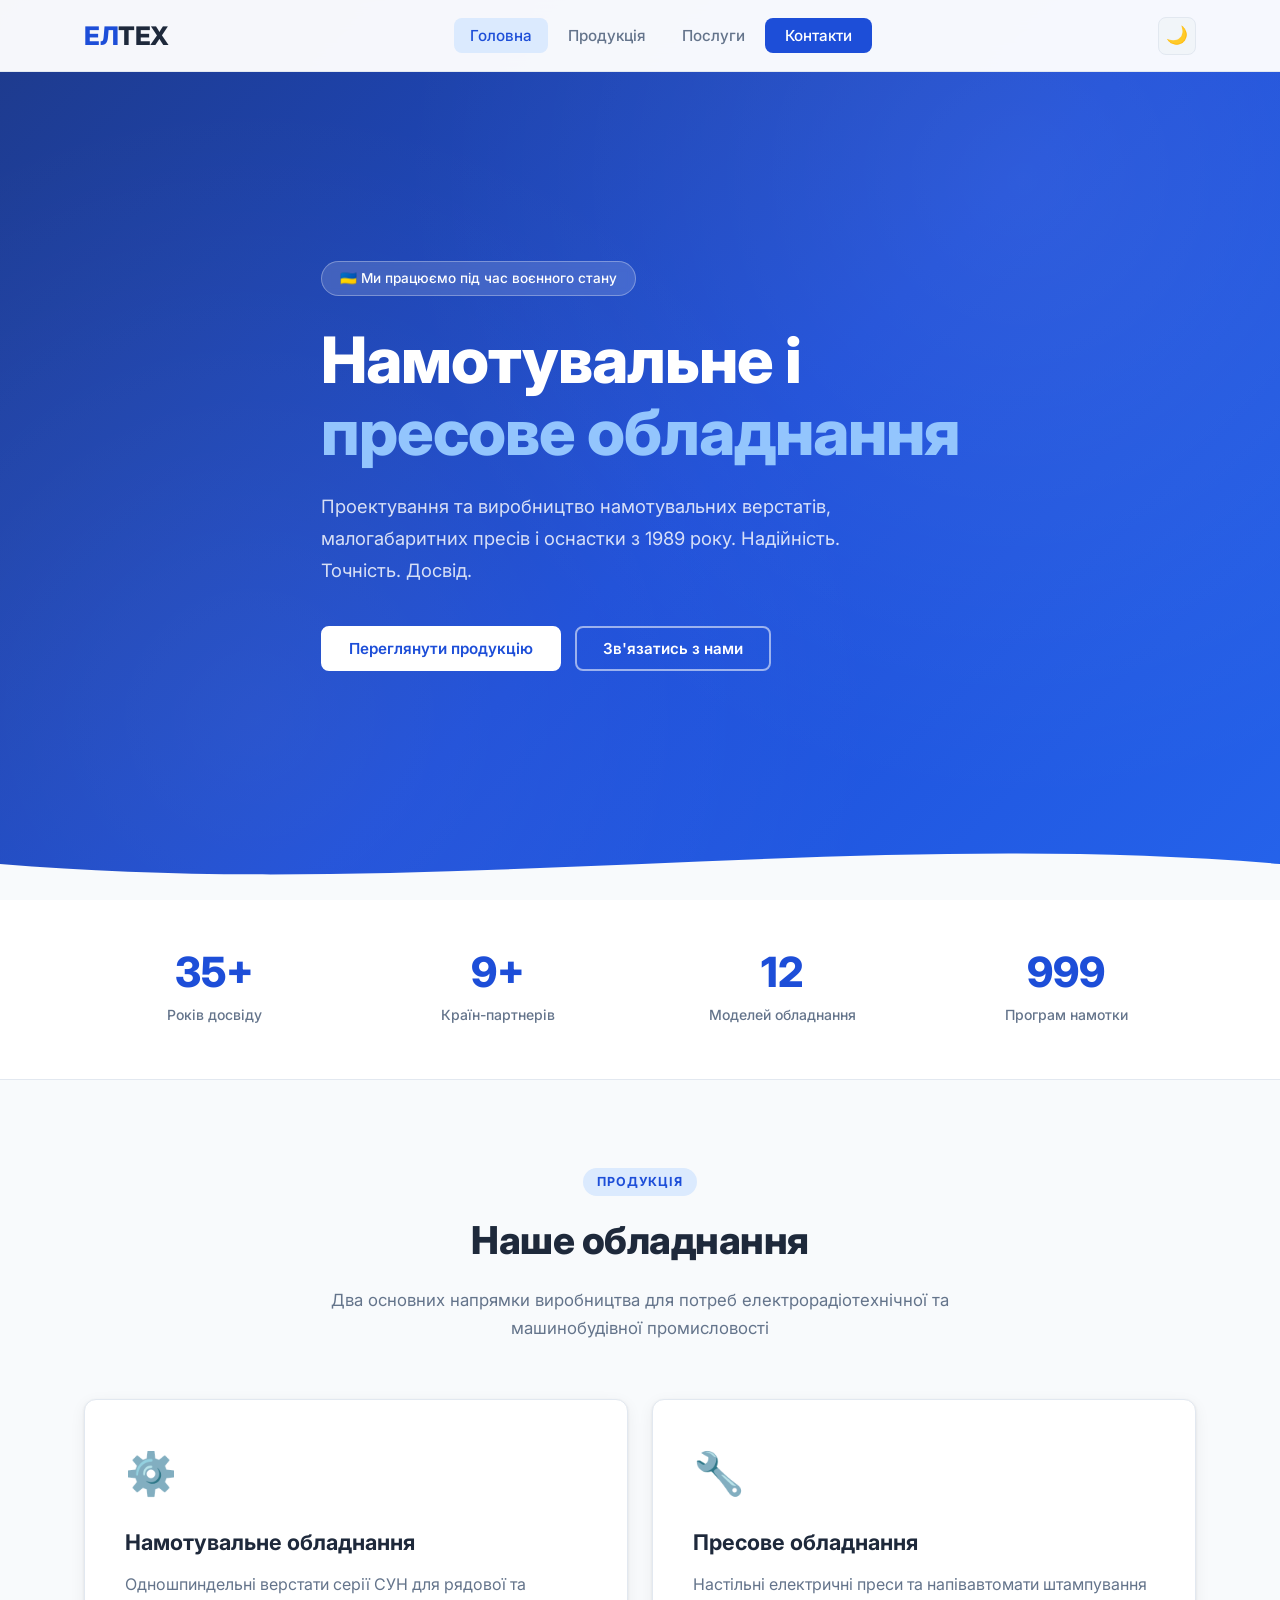
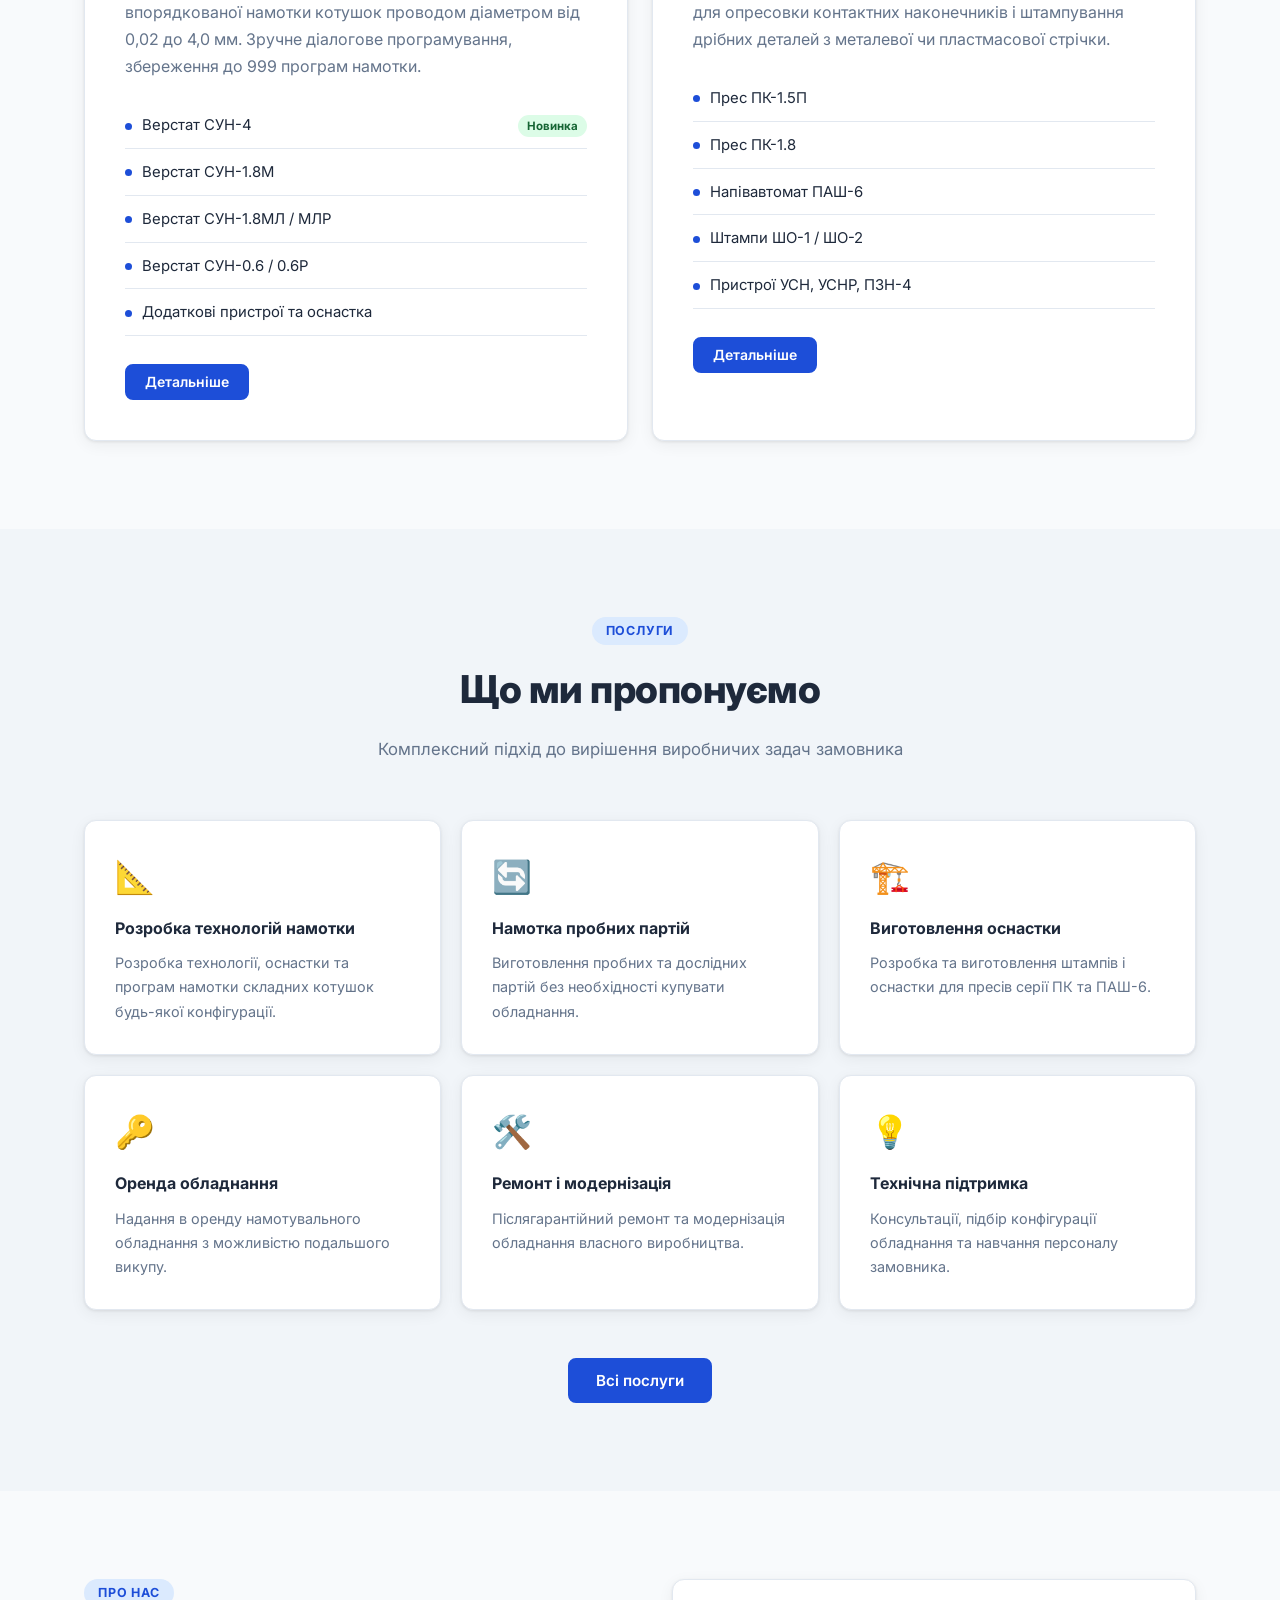
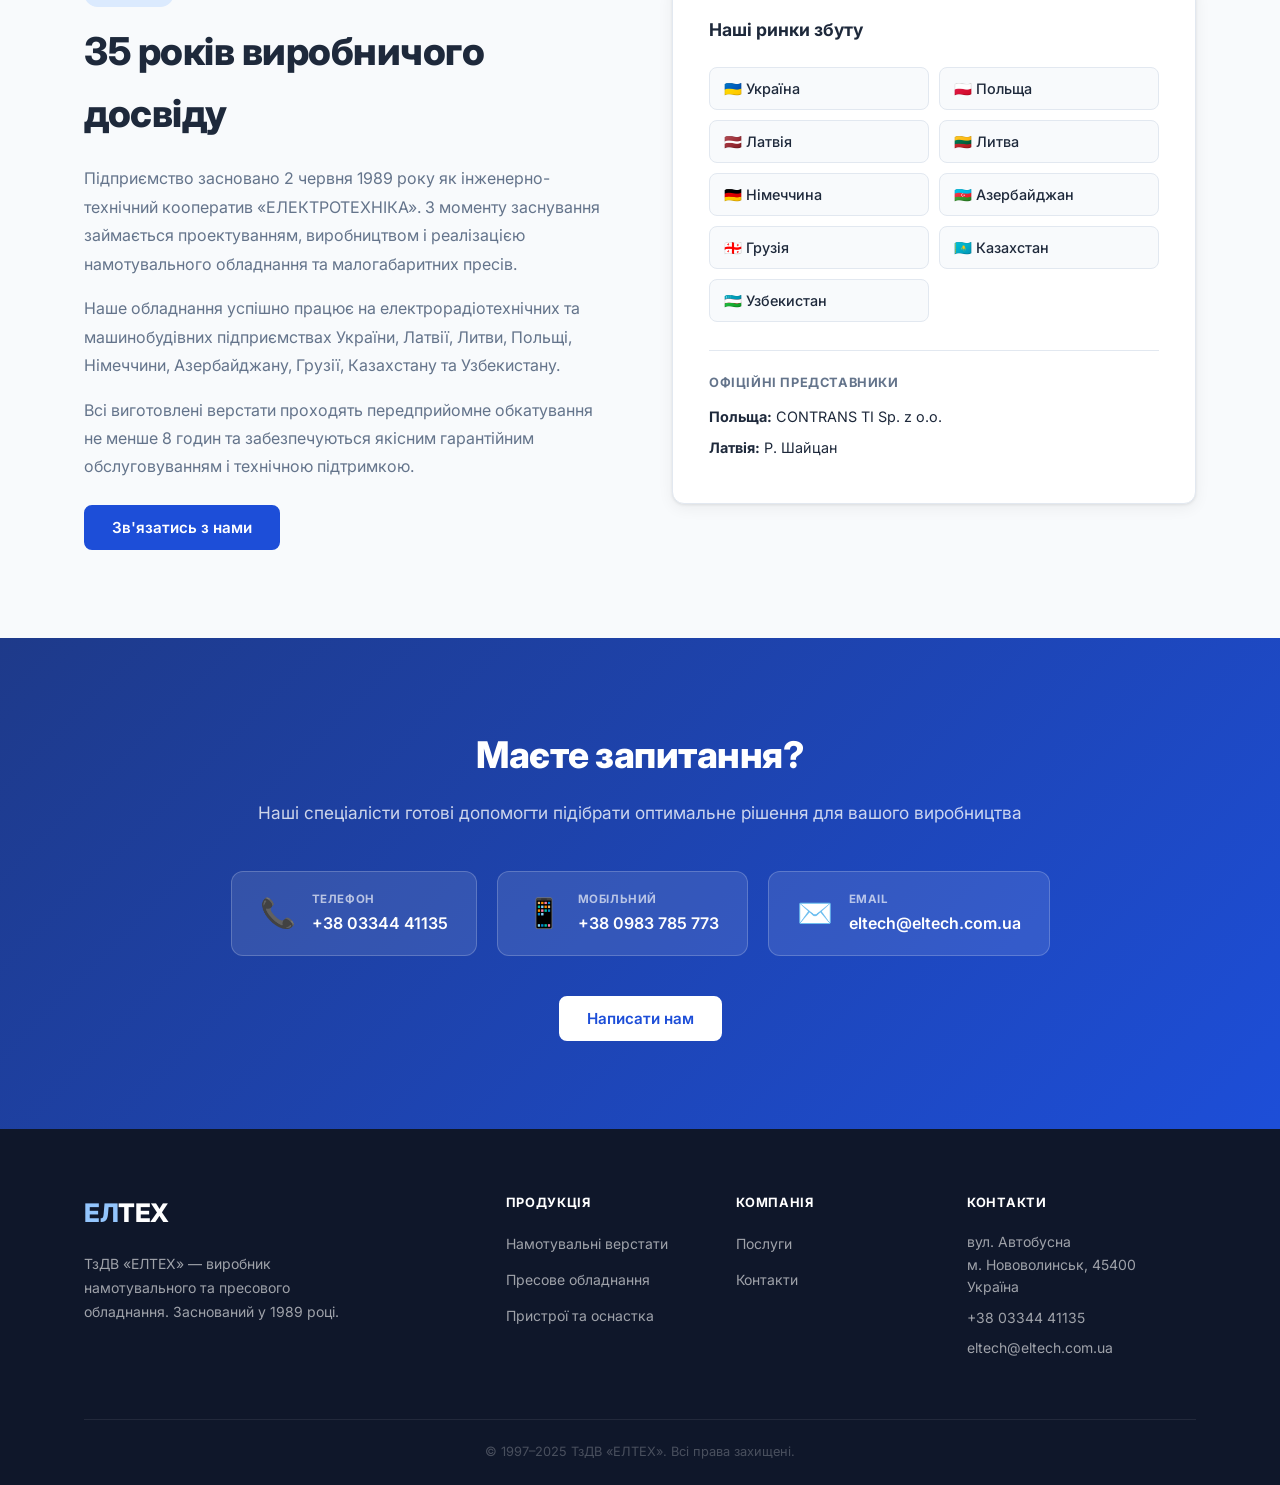
<file: index.html>
<!DOCTYPE html>
<html lang="uk">
<head>
  <meta charset="UTF-8" />
  <meta name="viewport" content="width=device-width, initial-scale=1.0" />
  <title>ЕЛТЕХ — Намотувальне і пресове обладнання</title>
  <meta name="description" content="ТзДВ «ЕЛТЕХ» — виробник намотувальних верстатів та пресового обладнання. Понад 35 років досвіду. Нововолинськ, Україна." />
  <link rel="preconnect" href="https://fonts.googleapis.com" />
  <link rel="preconnect" href="https://fonts.gstatic.com" crossorigin />
  <link href="https://fonts.googleapis.com/css2?family=Inter:wght@400;500;600;700;800&display=swap" rel="stylesheet" />
  <link rel="stylesheet" href="css/style.css" />
  <script>try{var t=localStorage.getItem('eltech-theme');if(t)document.documentElement.setAttribute('data-theme',t)}catch(e){}</script>
</head>
<body>

  <!-- ── Navigation ─────────────────────────────────────────── -->
  <header class="header" id="header">
    <nav class="nav container">
      <a href="index.html" class="nav__logo">
        <span class="logo-el">ЕЛ</span><span class="logo-tech">ТЕХ</span>
      </a>
      <ul class="nav__menu" id="nav-menu">
        <li><a href="index.html" class="nav__link active">Головна</a></li>
        <li><a href="products.html" class="nav__link">Продукція</a></li>
        <li><a href="services.html" class="nav__link">Послуги</a></li>
        <li><a href="contact.html" class="nav__link nav__link--cta">Контакти</a></li>
      </ul>
      <div class="nav__actions">
        <button class="theme-toggle" id="theme-toggle" aria-label="Перемкнути тему">
          <span class="theme-toggle__icon">🌙</span>
        </button>
        <button class="nav__toggle" id="nav-toggle" aria-label="Відкрити меню" aria-expanded="false">
          <span></span><span></span><span></span>
        </button>
      </div>
    </nav>
  </header>

  <main>

    <!-- ── Hero ───────────────────────────────────────────────── -->
    <section class="hero">
      <div class="hero__bg"></div>
      <div class="container hero__content">
        <div class="hero__badge">🇺🇦 Ми працюємо під час воєнного стану</div>
        <h1 class="hero__title">
          Намотувальне і<br/>
          <span class="text-accent">пресове обладнання</span>
        </h1>
        <p class="hero__subtitle">
          Проектування та виробництво намотувальних верстатів, малогабаритних пресів і оснастки
          з 1989 року. Надійність. Точність. Досвід.
        </p>
        <div class="hero__actions">
          <a href="products.html" class="btn btn--white">Переглянути продукцію</a>
          <a href="contact.html" class="btn btn--outline">Зв'язатись з нами</a>
        </div>
      </div>
      <div class="hero__wave">
        <svg viewBox="0 0 1440 72" preserveAspectRatio="none" xmlns="http://www.w3.org/2000/svg">
          <path d="M0,36 C480,72 960,0 1440,36 L1440,72 L0,72 Z" fill="#f8fafc"/>
        </svg>
      </div>
    </section>

    <!-- ── Stats ──────────────────────────────────────────────── -->
    <section class="stats">
      <div class="container">
        <div class="stats__grid">
          <div class="stats__item">
            <span class="stats__number">35+</span>
            <span class="stats__label">Років досвіду</span>
          </div>
          <div class="stats__item">
            <span class="stats__number">9+</span>
            <span class="stats__label">Країн-партнерів</span>
          </div>
          <div class="stats__item">
            <span class="stats__number">12</span>
            <span class="stats__label">Моделей обладнання</span>
          </div>
          <div class="stats__item">
            <span class="stats__number">999</span>
            <span class="stats__label">Програм намотки</span>
          </div>
        </div>
      </div>
    </section>

    <!-- ── Products Overview ──────────────────────────────────── -->
    <section class="section" id="products">
      <div class="container">
        <div class="section__header">
          <span class="section__tag">Продукція</span>
          <h2 class="section__title">Наше обладнання</h2>
          <p class="section__subtitle">
            Два основних напрямки виробництва для потреб електрорадіотехнічної
            та машинобудівної промисловості
          </p>
        </div>
        <div class="products__grid">
          <div class="product-cat">
            <div class="product-cat__icon">⚙️</div>
            <h3 class="product-cat__title">Намотувальне обладнання</h3>
            <p class="product-cat__desc">
              Одношпиндельні верстати серії СУН для рядової та впорядкованої намотки котушок
              проводом діаметром від 0,02 до 4,0 мм. Зручне діалогове програмування,
              збереження до 999 програм намотки.
            </p>
            <ul class="product-cat__list">
              <li>Верстат СУН-4 <span class="badge badge--new">Новинка</span></li>
              <li>Верстат СУН-1.8М</li>
              <li>Верстат СУН-1.8МЛ / МЛР</li>
              <li>Верстат СУН-0.6 / 0.6Р</li>
              <li>Додаткові пристрої та оснастка</li>
            </ul>
            <a href="products.html#winding" class="btn btn--primary btn--sm">Детальніше</a>
          </div>

          <div class="product-cat">
            <div class="product-cat__icon">🔧</div>
            <h3 class="product-cat__title">Пресове обладнання</h3>
            <p class="product-cat__desc">
              Настільні електричні преси та напівавтомати штампування для опресовки
              контактних наконечників і штампування дрібних деталей з металевої
              чи пластмасової стрічки.
            </p>
            <ul class="product-cat__list">
              <li>Прес ПК-1.5П</li>
              <li>Прес ПК-1.8</li>
              <li>Напівавтомат ПАШ-6</li>
              <li>Штампи ШО-1 / ШО-2</li>
              <li>Пристрої УСН, УСНР, ПЗН-4</li>
            </ul>
            <a href="products.html#press" class="btn btn--primary btn--sm">Детальніше</a>
          </div>
        </div>
      </div>
    </section>

    <!-- ── Services ───────────────────────────────────────────── -->
    <section class="section section--alt" id="services">
      <div class="container">
        <div class="section__header">
          <span class="section__tag">Послуги</span>
          <h2 class="section__title">Що ми пропонуємо</h2>
          <p class="section__subtitle">
            Комплексний підхід до вирішення виробничих задач замовника
          </p>
        </div>
        <div class="services__grid">
          <div class="service-card">
            <div class="service-card__icon">📐</div>
            <h3>Розробка технологій намотки</h3>
            <p>Розробка технології, оснастки та програм намотки складних котушок будь-якої конфігурації.</p>
          </div>
          <div class="service-card">
            <div class="service-card__icon">🔄</div>
            <h3>Намотка пробних партій</h3>
            <p>Виготовлення пробних та дослідних партій без необхідності купувати обладнання.</p>
          </div>
          <div class="service-card">
            <div class="service-card__icon">🏗️</div>
            <h3>Виготовлення оснастки</h3>
            <p>Розробка та виготовлення штампів і оснастки для пресів серії ПК та ПАШ-6.</p>
          </div>
          <div class="service-card">
            <div class="service-card__icon">🔑</div>
            <h3>Оренда обладнання</h3>
            <p>Надання в оренду намотувального обладнання з можливістю подальшого викупу.</p>
          </div>
          <div class="service-card">
            <div class="service-card__icon">🛠️</div>
            <h3>Ремонт і модернізація</h3>
            <p>Післягарантійний ремонт та модернізація обладнання власного виробництва.</p>
          </div>
          <div class="service-card">
            <div class="service-card__icon">💡</div>
            <h3>Технічна підтримка</h3>
            <p>Консультації, підбір конфігурації обладнання та навчання персоналу замовника.</p>
          </div>
        </div>
        <div class="section__cta">
          <a href="services.html" class="btn btn--primary">Всі послуги</a>
        </div>
      </div>
    </section>

    <!-- ── About ──────────────────────────────────────────────── -->
    <section class="section" id="about">
      <div class="container">
        <div class="about__layout">
          <div class="about__content">
            <span class="section__tag">Про нас</span>
            <h2 class="section__title">35 років виробничого досвіду</h2>
            <p>
              Підприємство засновано 2 червня 1989 року як інженерно-технічний
              кооператив «ЕЛЕКТРОТЕХНІКА». З моменту заснування займається проектуванням,
              виробництвом і реалізацією намотувального обладнання та малогабаритних пресів.
            </p>
            <p>
              Наше обладнання успішно працює на електрорадіотехнічних та машинобудівних
              підприємствах України, Латвії, Литви, Польщі, Німеччини, Азербайджану,
              Грузії, Казахстану та Узбекистану.
            </p>
            <p>
              Всі виготовлені верстати проходять передприйомне обкатування не менше 8 годин
              та забезпечуються якісним гарантійним обслуговуванням і технічною підтримкою.
            </p>
            <a href="contact.html" class="btn btn--primary">Зв'язатись з нами</a>
          </div>
          <div class="about__markets">
            <h3>Наші ринки збуту</h3>
            <div class="markets__list">
              <div class="market-item">🇺🇦 Україна</div>
              <div class="market-item">🇵🇱 Польща</div>
              <div class="market-item">🇱🇻 Латвія</div>
              <div class="market-item">🇱🇹 Литва</div>
              <div class="market-item">🇩🇪 Німеччина</div>
              <div class="market-item">🇦🇿 Азербайджан</div>
              <div class="market-item">🇬🇪 Грузія</div>
              <div class="market-item">🇰🇿 Казахстан</div>
              <div class="market-item">🇺🇿 Узбекистан</div>
            </div>
            <div class="about__reps">
              <h4>Офіційні представники</h4>
              <p><strong>Польща:</strong> CONTRANS TI Sp. z o.o.</p>
              <p><strong>Латвія:</strong> P. Шайцан</p>
            </div>
          </div>
        </div>
      </div>
    </section>

    <!-- ── CTA ────────────────────────────────────────────────── -->
    <section class="cta-section">
      <div class="container">
        <div class="cta-section__content">
          <h2>Маєте запитання?</h2>
          <p>Наші спеціалісти готові допомогти підібрати оптимальне рішення для вашого виробництва</p>
          <div class="cta-section__contacts">
            <a href="tel:+380334441135" class="cta-contact">
              <span class="cta-contact__icon">📞</span>
              <div>
                <span class="cta-contact__label">Телефон</span>
                <span class="cta-contact__value">+38 03344 41135</span>
              </div>
            </a>
            <a href="tel:+380983785773" class="cta-contact">
              <span class="cta-contact__icon">📱</span>
              <div>
                <span class="cta-contact__label">Мобільний</span>
                <span class="cta-contact__value">+38 0983 785 773</span>
              </div>
            </a>
            <a href="mailto:eltech@eltech.com.ua" class="cta-contact">
              <span class="cta-contact__icon">✉️</span>
              <div>
                <span class="cta-contact__label">Email</span>
                <span class="cta-contact__value">eltech@eltech.com.ua</span>
              </div>
            </a>
          </div>
          <a href="contact.html" class="btn btn--white">Написати нам</a>
        </div>
      </div>
    </section>

  </main>

  <!-- ── Footer ─────────────────────────────────────────────── -->
  <footer class="footer">
    <div class="container">
      <div class="footer__grid">
        <div class="footer__brand">
          <a href="index.html" class="nav__logo">
            <span class="logo-el">ЕЛ</span><span class="logo-tech">ТЕХ</span>
          </a>
          <p>ТзДВ «ЕЛТЕХ» — виробник намотувального та пресового обладнання. Заснований у 1989 році.</p>
        </div>
        <div class="footer__col">
          <h4>Продукція</h4>
          <ul>
            <li><a href="products.html#winding">Намотувальні верстати</a></li>
            <li><a href="products.html#press">Пресове обладнання</a></li>
            <li><a href="products.html#accessories">Пристрої та оснастка</a></li>
          </ul>
        </div>
        <div class="footer__col">
          <h4>Компанія</h4>
          <ul>
            <li><a href="services.html">Послуги</a></li>
            <li><a href="contact.html">Контакти</a></li>
          </ul>
        </div>
        <div class="footer__col">
          <h4>Контакти</h4>
          <p>вул. Автобусна<br/>м. Нововолинськ, 45400<br/>Україна</p>
          <p><a href="tel:+380334441135">+38 03344 41135</a></p>
          <p><a href="mailto:eltech@eltech.com.ua">eltech@eltech.com.ua</a></p>
        </div>
      </div>
      <div class="footer__bottom">
        <p>© 1997–2025 ТзДВ «ЕЛТЕХ». Всі права захищені.</p>
      </div>
    </div>
  </footer>

  <script src="js/main.js"></script>
</body>
</html>
</file>
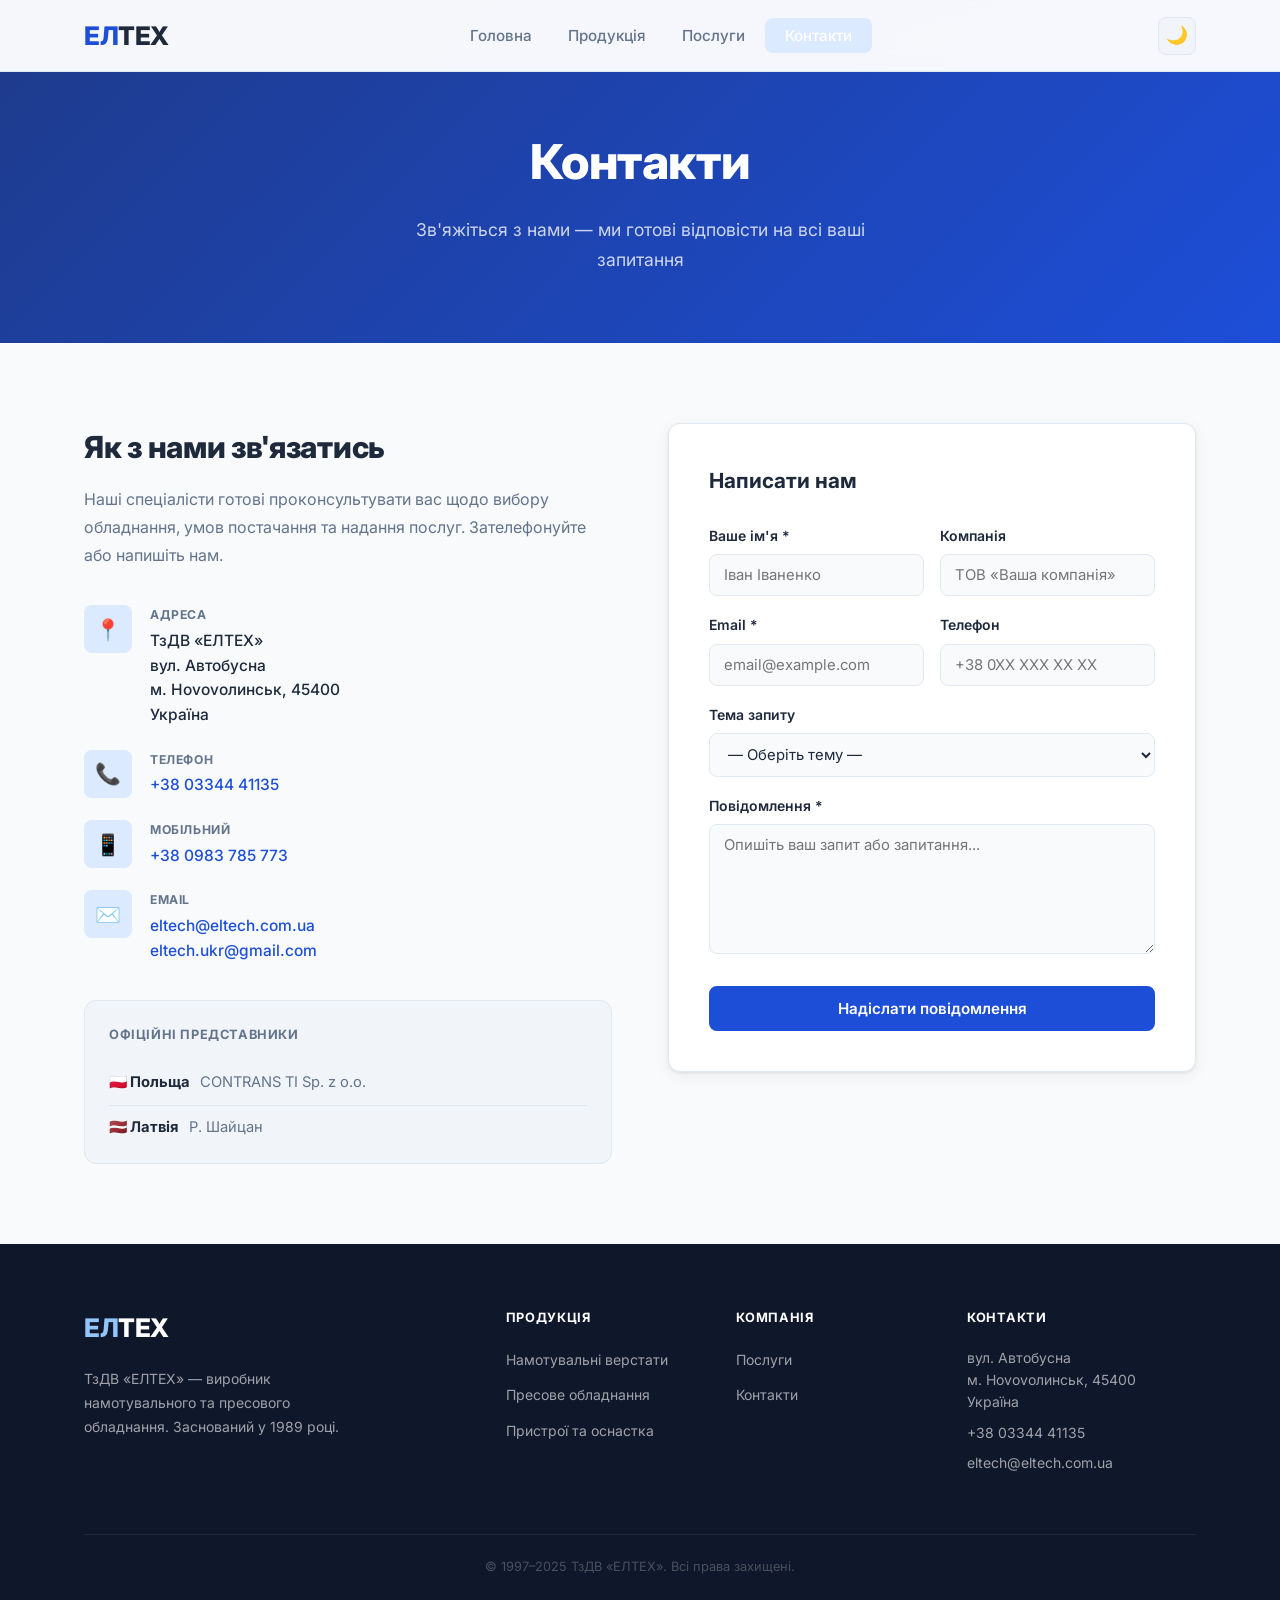
<file: contact.html>
<!DOCTYPE html>
<html lang="uk">
<head>
  <meta charset="UTF-8" />
  <meta name="viewport" content="width=device-width, initial-scale=1.0" />
  <title>Контакти — ЕЛТЕХ</title>
  <meta name="description" content="Контакти ТзДВ ЕЛТЕХ. Адреса: вул. Автобусна, м. Нovovолинськ 45400, Україна. Тел: +38 03344 41135." />
  <link rel="preconnect" href="https://fonts.googleapis.com" />
  <link rel="preconnect" href="https://fonts.gstatic.com" crossorigin />
  <link href="https://fonts.googleapis.com/css2?family=Inter:wght@400;500;600;700;800&display=swap" rel="stylesheet" />
  <link rel="stylesheet" href="css/style.css" />
  <script>try{var t=localStorage.getItem('eltech-theme');if(t)document.documentElement.setAttribute('data-theme',t)}catch(e){}</script>
</head>
<body>

  <header class="header" id="header">
    <nav class="nav container">
      <a href="index.html" class="nav__logo">
        <span class="logo-el">ЕЛ</span><span class="logo-tech">ТЕХ</span>
      </a>
      <ul class="nav__menu" id="nav-menu">
        <li><a href="index.html" class="nav__link">Головна</a></li>
        <li><a href="products.html" class="nav__link">Продукція</a></li>
        <li><a href="services.html" class="nav__link">Послуги</a></li>
        <li><a href="contact.html" class="nav__link active nav__link--cta">Контакти</a></li>
      </ul>
      <div class="nav__actions">
        <button class="theme-toggle" id="theme-toggle" aria-label="Перемкнути тему">
          <span class="theme-toggle__icon">🌙</span>
        </button>
        <button class="nav__toggle" id="nav-toggle" aria-label="Відкрити меню" aria-expanded="false">
          <span></span><span></span><span></span>
        </button>
      </div>
    </nav>
  </header>

  <div class="page-hero">
    <div class="container">
      <h1>Контакти</h1>
      <p>Зв'яжіться з нами — ми готові відповісти на всі ваші запитання</p>
    </div>
  </div>

  <main>
    <section class="contact-page">
      <div class="container">
        <div class="contact-layout">

          <!-- Contact Info -->
          <div class="contact-info">
            <h2>Як з нами зв'язатись</h2>
            <p>
              Наші спеціалісти готові проконсультувати вас щодо вибору обладнання,
              умов постачання та надання послуг. Зателефонуйте або напишіть нам.
            </p>

            <div class="contact-details">
              <div class="contact-detail">
                <div class="contact-detail__icon">📍</div>
                <div>
                  <div class="contact-detail__label">Адреса</div>
                  <div class="contact-detail__value">
                    ТзДВ «ЕЛТЕХ»<br/>
                    вул. Автобусна<br/>
                    м. Нovovолинськ, 45400<br/>
                    Україна
                  </div>
                </div>
              </div>

              <div class="contact-detail">
                <div class="contact-detail__icon">📞</div>
                <div>
                  <div class="contact-detail__label">Телефон</div>
                  <div class="contact-detail__value">
                    <a href="tel:+380334441135">+38 03344 41135</a>
                  </div>
                </div>
              </div>

              <div class="contact-detail">
                <div class="contact-detail__icon">📱</div>
                <div>
                  <div class="contact-detail__label">Мобільний</div>
                  <div class="contact-detail__value">
                    <a href="tel:+380983785773">+38 0983 785 773</a>
                  </div>
                </div>
              </div>

              <div class="contact-detail">
                <div class="contact-detail__icon">✉️</div>
                <div>
                  <div class="contact-detail__label">Email</div>
                  <div class="contact-detail__value">
                    <a href="mailto:eltech@eltech.com.ua">eltech@eltech.com.ua</a><br/>
                    <a href="mailto:eltech.ukr@gmail.com">eltech.ukr@gmail.com</a>
                  </div>
                </div>
              </div>
            </div>

            <!-- Representatives -->
            <div class="contact-reps">
              <h4>Офіційні представники</h4>
              <div class="rep-item">
                <strong>🇵🇱 Польща</strong>
                <span>CONTRANS TI Sp. z o.o.</span>
              </div>
              <div class="rep-item">
                <strong>🇱🇻 Латвія</strong>
                <span>P. Шайцан</span>
              </div>
            </div>
          </div>

          <!-- Contact Form -->
          <div class="contact-form">
            <h3>Написати нам</h3>
            <form id="contact-form" novalidate>
              <div class="form-row">
                <div class="form-group">
                  <label for="name">Ваше ім'я *</label>
                  <input type="text" id="name" name="name" placeholder="Іван Іваненко" required />
                </div>
                <div class="form-group">
                  <label for="company">Компанія</label>
                  <input type="text" id="company" name="company" placeholder="ТОВ «Ваша компанія»" />
                </div>
              </div>
              <div class="form-row">
                <div class="form-group">
                  <label for="email">Email *</label>
                  <input type="email" id="email" name="email" placeholder="email@example.com" required />
                </div>
                <div class="form-group">
                  <label for="phone">Телефон</label>
                  <input type="tel" id="phone" name="phone" placeholder="+38 0XX XXX XX XX" />
                </div>
              </div>
              <div class="form-group">
                <label for="subject">Тема запиту</label>
                <select id="subject" name="subject">
                  <option value="">— Оберіть тему —</option>
                  <option value="products">Запит щодо продукції</option>
                  <option value="services">Послуги</option>
                  <option value="price">Ціни та умови постачання</option>
                  <option value="repair">Ремонт та обслуговування</option>
                  <option value="rent">Оренда обладнання</option>
                  <option value="other">Інше</option>
                </select>
              </div>
              <div class="form-group">
                <label for="message">Повідомлення *</label>
                <textarea id="message" name="message" placeholder="Опишіть ваш запит або запитання..." required></textarea>
              </div>
              <button type="submit" class="btn btn--primary form-submit">
                Надіслати повідомлення
              </button>
              <div class="form-success" id="form-success">
                ✅ Дякуємо! Ваше повідомлення надіслано. Ми відповімо найближчим часом.
              </div>
            </form>
          </div>

        </div>
      </div>
    </section>
  </main>

  <footer class="footer">
    <div class="container">
      <div class="footer__grid">
        <div class="footer__brand">
          <a href="index.html" class="nav__logo">
            <span class="logo-el">ЕЛ</span><span class="logo-tech">ТЕХ</span>
          </a>
          <p>ТзДВ «ЕЛТЕХ» — виробник намотувального та пресового обладнання. Заснований у 1989 році.</p>
        </div>
        <div class="footer__col">
          <h4>Продукція</h4>
          <ul>
            <li><a href="products.html#winding">Намотувальні верстати</a></li>
            <li><a href="products.html#press">Пресове обладнання</a></li>
            <li><a href="products.html#accessories">Пристрої та оснастка</a></li>
          </ul>
        </div>
        <div class="footer__col">
          <h4>Компанія</h4>
          <ul>
            <li><a href="services.html">Послуги</a></li>
            <li><a href="contact.html">Контакти</a></li>
          </ul>
        </div>
        <div class="footer__col">
          <h4>Контакти</h4>
          <p>вул. Автобусна<br/>м. Нovovолинськ, 45400<br/>Україна</p>
          <p><a href="tel:+380334441135">+38 03344 41135</a></p>
          <p><a href="mailto:eltech@eltech.com.ua">eltech@eltech.com.ua</a></p>
        </div>
      </div>
      <div class="footer__bottom">
        <p>© 1997–2025 ТзДВ «ЕЛТЕХ». Всі права захищені.</p>
      </div>
    </div>
  </footer>

  <script src="js/main.js"></script>
</body>
</html>
</file>
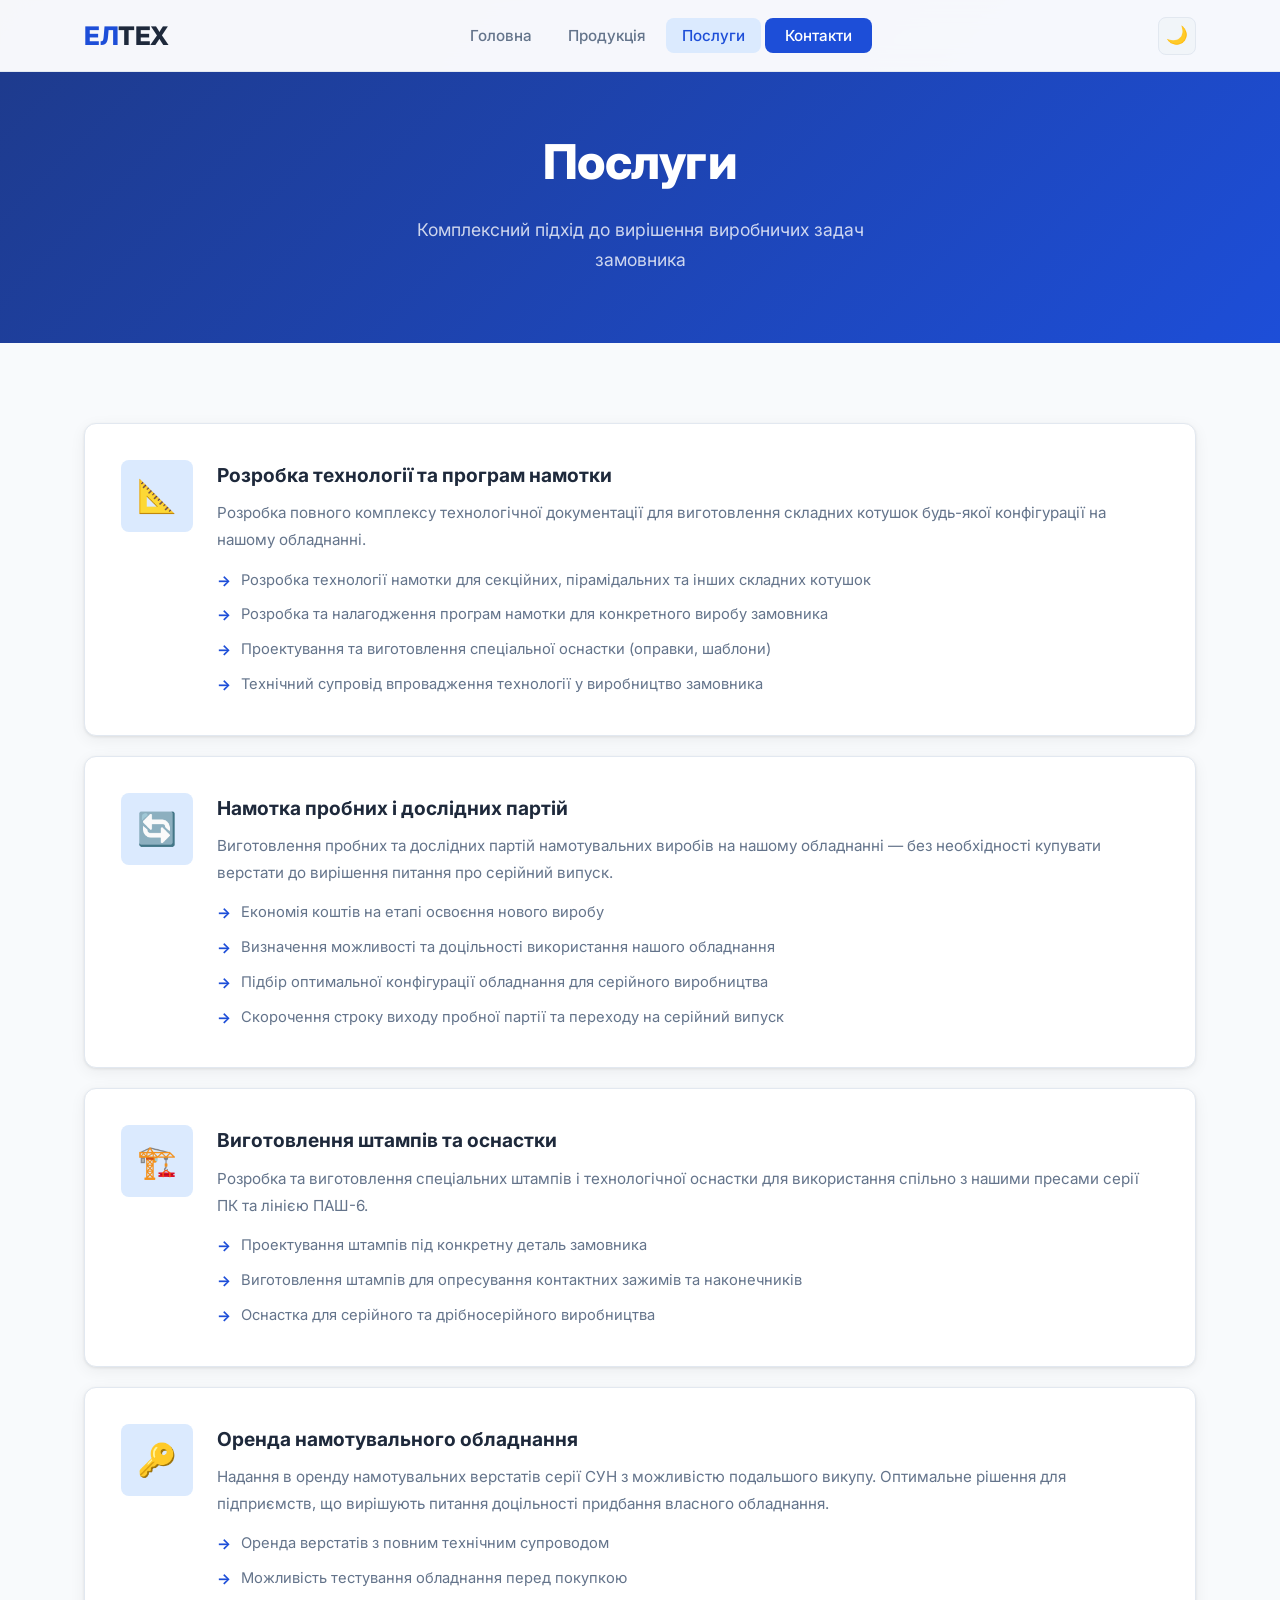
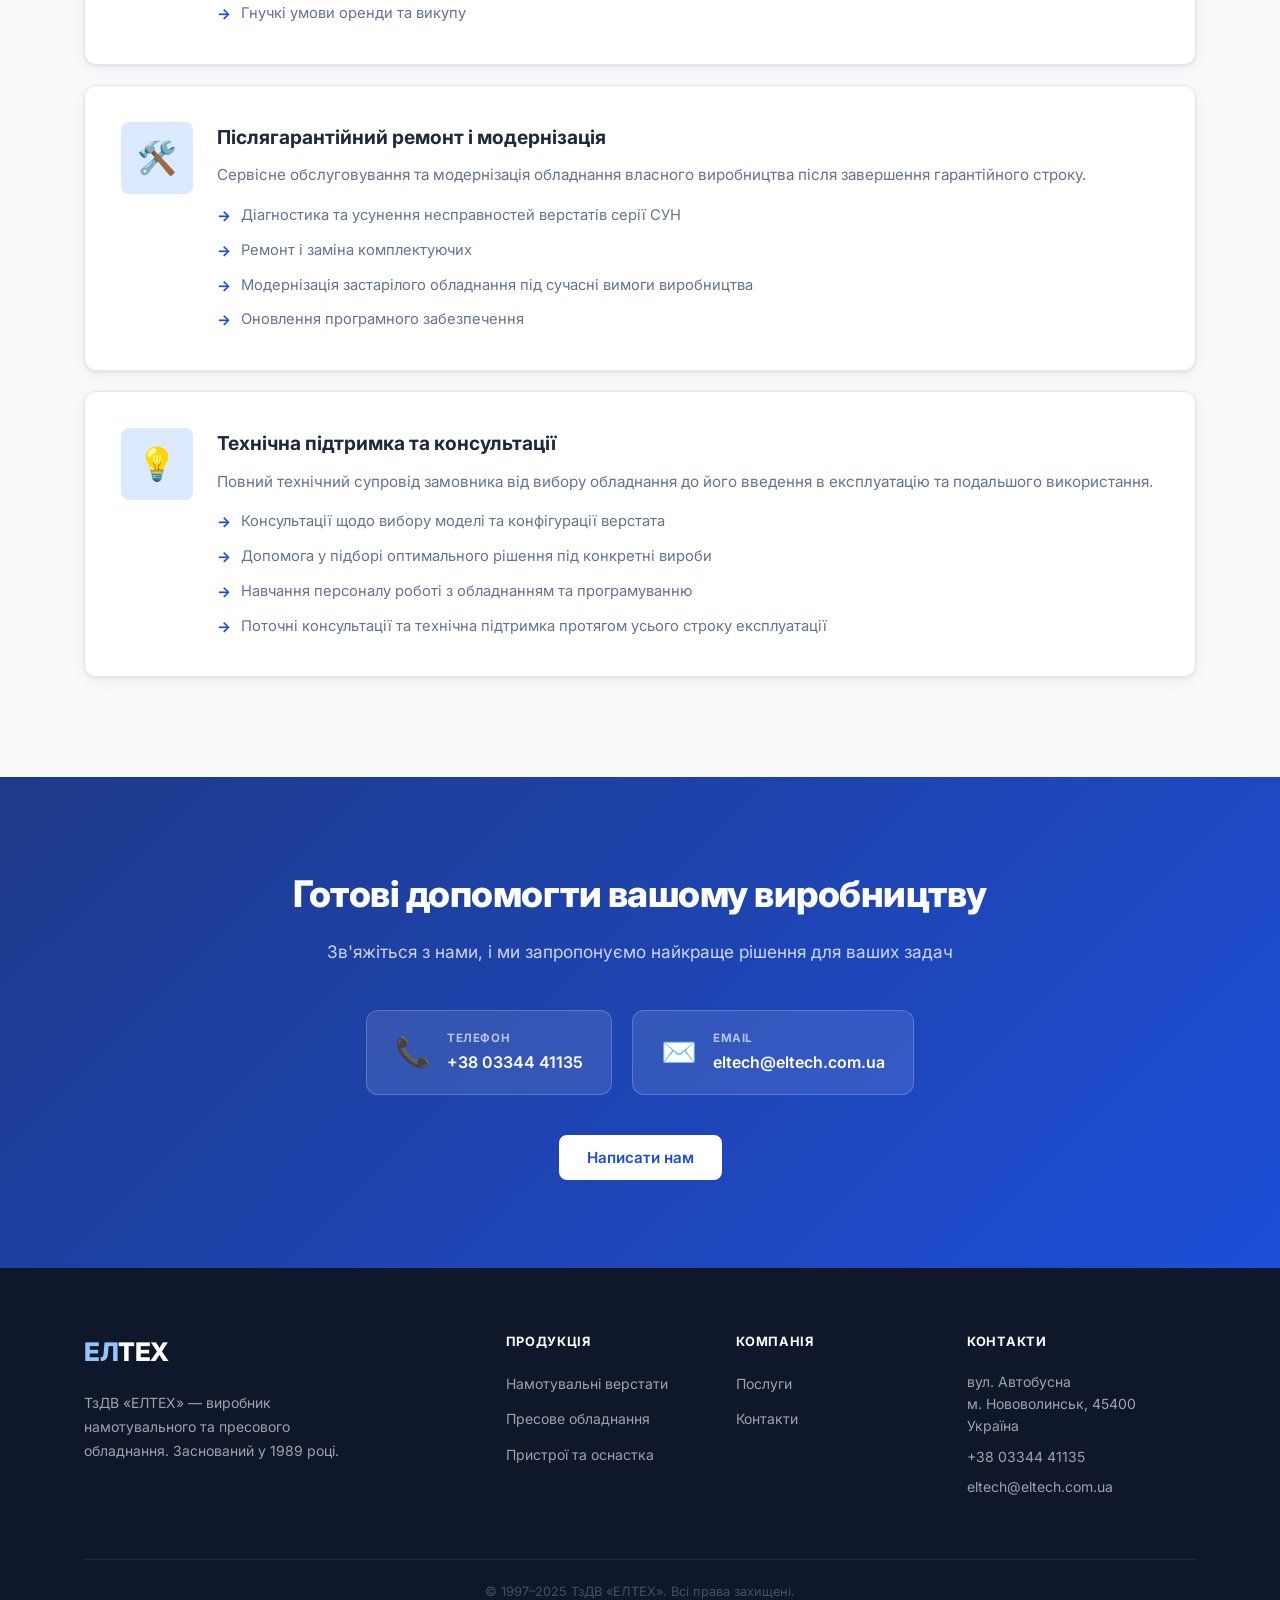
<file: services.html>
<!DOCTYPE html>
<html lang="uk">
<head>
  <meta charset="UTF-8" />
  <meta name="viewport" content="width=device-width, initial-scale=1.0" />
  <title>Послуги — ЕЛТЕХ</title>
  <meta name="description" content="Послуги ТзДВ ЕЛТЕХ: розробка технологій намотки, виготовлення оснастки, оренда обладнання, ремонт і модернізація." />
  <link rel="preconnect" href="https://fonts.googleapis.com" />
  <link rel="preconnect" href="https://fonts.gstatic.com" crossorigin />
  <link href="https://fonts.googleapis.com/css2?family=Inter:wght@400;500;600;700;800&display=swap" rel="stylesheet" />
  <link rel="stylesheet" href="css/style.css" />
  <script>try{var t=localStorage.getItem('eltech-theme');if(t)document.documentElement.setAttribute('data-theme',t)}catch(e){}</script>
</head>
<body>

  <header class="header" id="header">
    <nav class="nav container">
      <a href="index.html" class="nav__logo">
        <span class="logo-el">ЕЛ</span><span class="logo-tech">ТЕХ</span>
      </a>
      <ul class="nav__menu" id="nav-menu">
        <li><a href="index.html" class="nav__link">Головна</a></li>
        <li><a href="products.html" class="nav__link">Продукція</a></li>
        <li><a href="services.html" class="nav__link active">Послуги</a></li>
        <li><a href="contact.html" class="nav__link nav__link--cta">Контакти</a></li>
      </ul>
      <div class="nav__actions">
        <button class="theme-toggle" id="theme-toggle" aria-label="Перемкнути тему">
          <span class="theme-toggle__icon">🌙</span>
        </button>
        <button class="nav__toggle" id="nav-toggle" aria-label="Відкрити меню" aria-expanded="false">
          <span></span><span></span><span></span>
        </button>
      </div>
    </nav>
  </header>

  <div class="page-hero">
    <div class="container">
      <h1>Послуги</h1>
      <p>Комплексний підхід до вирішення виробничих задач замовника</p>
    </div>
  </div>

  <main>
    <section class="services-page">
      <div class="container">

        <div class="service-full">
          <div class="service-full__icon">📐</div>
          <div>
            <h3 class="service-full__title">Розробка технології та програм намотки</h3>
            <div class="service-full__desc">
              <p>
                Розробка повного комплексу технологічної документації для виготовлення
                складних котушок будь-якої конфігурації на нашому обладнанні.
              </p>
              <ul>
                <li>Розробка технології намотки для секційних, пірамідальних та інших складних котушок</li>
                <li>Розробка та налагодження програм намотки для конкретного виробу замовника</li>
                <li>Проектування та виготовлення спеціальної оснастки (оправки, шаблони)</li>
                <li>Технічний супровід впровадження технології у виробництво замовника</li>
              </ul>
            </div>
          </div>
        </div>

        <div class="service-full">
          <div class="service-full__icon">🔄</div>
          <div>
            <h3 class="service-full__title">Намотка пробних і дослідних партій</h3>
            <div class="service-full__desc">
              <p>
                Виготовлення пробних та дослідних партій намотувальних виробів на нашому
                обладнанні — без необхідності купувати верстати до вирішення питання
                про серійний випуск.
              </p>
              <ul>
                <li>Економія коштів на етапі освоєння нового виробу</li>
                <li>Визначення можливості та доцільності використання нашого обладнання</li>
                <li>Підбір оптимальної конфігурації обладнання для серійного виробництва</li>
                <li>Скорочення строку виходу пробної партії та переходу на серійний випуск</li>
              </ul>
            </div>
          </div>
        </div>

        <div class="service-full">
          <div class="service-full__icon">🏗️</div>
          <div>
            <h3 class="service-full__title">Виготовлення штампів та оснастки</h3>
            <div class="service-full__desc">
              <p>
                Розробка та виготовлення спеціальних штампів і технологічної оснастки
                для використання спільно з нашими пресами серії ПК та лінією ПАШ-6.
              </p>
              <ul>
                <li>Проектування штампів під конкретну деталь замовника</li>
                <li>Виготовлення штампів для опресування контактних зажимів та наконечників</li>
                <li>Оснастка для серійного та дрібносерійного виробництва</li>
              </ul>
            </div>
          </div>
        </div>

        <div class="service-full">
          <div class="service-full__icon">🔑</div>
          <div>
            <h3 class="service-full__title">Оренда намотувального обладнання</h3>
            <div class="service-full__desc">
              <p>
                Надання в оренду намотувальних верстатів серії СУН з можливістю
                подальшого викупу. Оптимальне рішення для підприємств, що вирішують питання
                доцільності придбання власного обладнання.
              </p>
              <ul>
                <li>Оренда верстатів з повним технічним супроводом</li>
                <li>Можливість тестування обладнання перед покупкою</li>
                <li>Гнучкі умови оренди та викупу</li>
              </ul>
            </div>
          </div>
        </div>

        <div class="service-full">
          <div class="service-full__icon">🛠️</div>
          <div>
            <h3 class="service-full__title">Післягарантійний ремонт і модернізація</h3>
            <div class="service-full__desc">
              <p>
                Сервісне обслуговування та модернізація обладнання власного виробництва
                після завершення гарантійного строку.
              </p>
              <ul>
                <li>Діагностика та усунення несправностей верстатів серії СУН</li>
                <li>Ремонт і заміна комплектуючих</li>
                <li>Модернізація застарілого обладнання під сучасні вимоги виробництва</li>
                <li>Оновлення програмного забезпечення</li>
              </ul>
            </div>
          </div>
        </div>

        <div class="service-full">
          <div class="service-full__icon">💡</div>
          <div>
            <h3 class="service-full__title">Технічна підтримка та консультації</h3>
            <div class="service-full__desc">
              <p>
                Повний технічний супровід замовника від вибору обладнання до його
                введення в експлуатацію та подальшого використання.
              </p>
              <ul>
                <li>Консультації щодо вибору моделі та конфігурації верстата</li>
                <li>Допомога у підборі оптимального рішення під конкретні вироби</li>
                <li>Навчання персоналу роботі з обладнанням та програмуванню</li>
                <li>Поточні консультації та технічна підтримка протягом усього строку експлуатації</li>
              </ul>
            </div>
          </div>
        </div>

      </div>
    </section>

    <!-- ── CTA ────────────────────────────────────────────────── -->
    <section class="cta-section">
      <div class="container">
        <div class="cta-section__content">
          <h2>Готові допомогти вашому виробництву</h2>
          <p>Зв'яжіться з нами, і ми запропонуємо найкраще рішення для ваших задач</p>
          <div class="cta-section__contacts">
            <a href="tel:+380334441135" class="cta-contact">
              <span class="cta-contact__icon">📞</span>
              <div>
                <span class="cta-contact__label">Телефон</span>
                <span class="cta-contact__value">+38 03344 41135</span>
              </div>
            </a>
            <a href="mailto:eltech@eltech.com.ua" class="cta-contact">
              <span class="cta-contact__icon">✉️</span>
              <div>
                <span class="cta-contact__label">Email</span>
                <span class="cta-contact__value">eltech@eltech.com.ua</span>
              </div>
            </a>
          </div>
          <a href="contact.html" class="btn btn--white">Написати нам</a>
        </div>
      </div>
    </section>
  </main>

  <footer class="footer">
    <div class="container">
      <div class="footer__grid">
        <div class="footer__brand">
          <a href="index.html" class="nav__logo">
            <span class="logo-el">ЕЛ</span><span class="logo-tech">ТЕХ</span>
          </a>
          <p>ТзДВ «ЕЛТЕХ» — виробник намотувального та пресового обладнання. Заснований у 1989 році.</p>
        </div>
        <div class="footer__col">
          <h4>Продукція</h4>
          <ul>
            <li><a href="products.html#winding">Намотувальні верстати</a></li>
            <li><a href="products.html#press">Пресове обладнання</a></li>
            <li><a href="products.html#accessories">Пристрої та оснастка</a></li>
          </ul>
        </div>
        <div class="footer__col">
          <h4>Компанія</h4>
          <ul>
            <li><a href="services.html">Послуги</a></li>
            <li><a href="contact.html">Контакти</a></li>
          </ul>
        </div>
        <div class="footer__col">
          <h4>Контакти</h4>
          <p>вул. Автобусна<br/>м. Нововолинськ, 45400<br/>Україна</p>
          <p><a href="tel:+380334441135">+38 03344 41135</a></p>
          <p><a href="mailto:eltech@eltech.com.ua">eltech@eltech.com.ua</a></p>
        </div>
      </div>
      <div class="footer__bottom">
        <p>© 1997–2025 ТзДВ «ЕЛТЕХ». Всі права захищені.</p>
      </div>
    </div>
  </footer>

  <script src="js/main.js"></script>
</body>
</html>
</file>
<file: css/style.css>
/* ============================================
   ЕЛТЕХ — Modern Website Styles
   Clean Light Theme + Dark Mode
   ============================================ */

:root {
  --primary: #1d4ed8;
  --primary-dark: #1e40af;
  --primary-light: #3b82f6;
  --primary-xlight: #dbeafe;
  --bg: #f8fafc;
  --bg-alt: #f1f5f9;
  --text: #1e293b;
  --text-light: #64748b;
  --white: #ffffff;
  --border: #e2e8f0;
  --shadow: 0 1px 3px rgba(0,0,0,0.08), 0 4px 16px rgba(0,0,0,0.06);
  --shadow-lg: 0 4px 24px rgba(0,0,0,0.12);
  --radius: 12px;
  --radius-sm: 8px;
  --transition: 0.2s ease;
  --font: 'Inter', -apple-system, BlinkMacSystemFont, sans-serif;
  --header-h: 72px;
}

/* Reset */
*, *::before, *::after { box-sizing: border-box; margin: 0; padding: 0; }
html { scroll-behavior: smooth; }
body {
  font-family: var(--font);
  background: var(--bg);
  color: var(--text);
  line-height: 1.6;
  -webkit-font-smoothing: antialiased;
}
img { max-width: 100%; display: block; }
a { text-decoration: none; color: inherit; }
ul { list-style: none; }

/* Container */
.container {
  max-width: 1160px;
  margin: 0 auto;
  padding: 0 24px;
}

/* ============================================
   HEADER / NAV
   ============================================ */
.header {
  position: fixed;
  top: 0; left: 0; right: 0;
  height: var(--header-h);
  background: rgba(255,255,255,0.96);
  backdrop-filter: blur(12px);
  border-bottom: 1px solid var(--border);
  z-index: 1000;
  transition: box-shadow var(--transition);
}
.header.scrolled { box-shadow: var(--shadow); }

.nav {
  display: flex;
  align-items: center;
  justify-content: space-between;
  height: var(--header-h);
}
.nav__logo {
  font-size: 1.6rem;
  font-weight: 800;
  letter-spacing: -0.5px;
}
.logo-el { color: var(--primary); }
.logo-tech { color: var(--text); }

.nav__menu {
  display: flex;
  align-items: center;
  gap: 4px;
}
.nav__link {
  padding: 8px 16px;
  border-radius: var(--radius-sm);
  font-size: 0.95rem;
  font-weight: 500;
  color: var(--text-light);
  transition: all var(--transition);
}
.nav__link:hover, .nav__link.active {
  color: var(--primary);
  background: var(--primary-xlight);
}
.nav__link--cta {
  background: var(--primary);
  color: var(--white) !important;
  padding: 8px 20px;
}
.nav__link--cta:hover {
  background: var(--primary-dark) !important;
  color: var(--white) !important;
}

.nav__actions {
  display: flex;
  align-items: center;
  gap: 8px;
}

.nav__toggle {
  display: none;
  flex-direction: column;
  gap: 5px;
  background: none;
  border: none;
  cursor: pointer;
  padding: 4px;
}
.nav__toggle span {
  display: block;
  width: 24px; height: 2px;
  background: var(--text);
  border-radius: 2px;
  transition: all var(--transition);
}

/* ============================================
   THEME TOGGLE BUTTON
   ============================================ */
.theme-toggle {
  background: var(--bg-alt);
  border: 1.5px solid var(--border);
  border-radius: var(--radius-sm);
  width: 38px;
  height: 38px;
  display: flex;
  align-items: center;
  justify-content: center;
  cursor: pointer;
  font-size: 1.1rem;
  transition: all var(--transition);
  flex-shrink: 0;
  line-height: 1;
}
.theme-toggle:hover {
  background: var(--primary-xlight);
  border-color: var(--primary);
}

/* ============================================
   HERO
   ============================================ */
.hero {
  position: relative;
  min-height: 100vh;
  display: flex;
  align-items: center;
  overflow: hidden;
  padding-top: var(--header-h);
}
.hero__bg {
  position: absolute;
  inset: 0;
  background: linear-gradient(135deg, #1e3a8a 0%, #1d4ed8 55%, #2563eb 100%);
  z-index: 0;
}
.hero__bg::after {
  content: '';
  position: absolute;
  inset: 0;
  background-image: radial-gradient(circle at 20% 80%, rgba(255,255,255,0.06) 0%, transparent 50%),
                    radial-gradient(circle at 80% 20%, rgba(255,255,255,0.08) 0%, transparent 50%);
}
.hero__content {
  position: relative;
  z-index: 1;
  max-width: 720px;
  padding: 80px 24px 120px;
}
.hero__badge {
  display: inline-block;
  background: rgba(255,255,255,0.15);
  border: 1px solid rgba(255,255,255,0.3);
  color: #fff;
  padding: 6px 18px;
  border-radius: 100px;
  font-size: 0.85rem;
  font-weight: 500;
  margin-bottom: 28px;
  backdrop-filter: blur(4px);
}
.hero__title {
  font-size: clamp(2.4rem, 5vw, 4rem);
  font-weight: 800;
  color: #fff;
  line-height: 1.12;
  margin-bottom: 22px;
  letter-spacing: -1px;
}
.hero__title .text-accent { color: #93c5fd; }
.hero__subtitle {
  font-size: 1.15rem;
  color: rgba(255,255,255,0.82);
  margin-bottom: 40px;
  max-width: 580px;
  line-height: 1.75;
}
.hero__actions { display: flex; gap: 14px; flex-wrap: wrap; }
.hero__wave {
  position: absolute;
  bottom: 0; left: 0; right: 0;
  z-index: 1;
  line-height: 0;
}
.hero__wave svg { width: 100%; height: 72px; }

/* ============================================
   BUTTONS
   ============================================ */
.btn {
  display: inline-flex;
  align-items: center;
  gap: 8px;
  padding: 13px 26px;
  border-radius: var(--radius-sm);
  font-weight: 600;
  font-size: 0.95rem;
  border: 2px solid transparent;
  cursor: pointer;
  transition: all var(--transition);
  font-family: var(--font);
  line-height: 1;
}
.btn--primary {
  background: var(--primary);
  color: var(--white);
  border-color: var(--primary);
}
.btn--primary:hover {
  background: var(--primary-dark);
  border-color: var(--primary-dark);
  transform: translateY(-1px);
  box-shadow: 0 6px 16px rgba(29,78,216,0.35);
}
.btn--outline {
  background: transparent;
  color: var(--white);
  border-color: rgba(255,255,255,0.55);
}
.btn--outline:hover {
  background: rgba(255,255,255,0.12);
  border-color: #fff;
}
.btn--outline-dark {
  background: transparent;
  color: var(--primary);
  border-color: var(--primary);
}
.btn--outline-dark:hover {
  background: var(--primary-xlight);
}
.btn--white {
  background: var(--white);
  color: var(--primary);
  border-color: var(--white);
}
.btn--white:hover {
  background: #eff6ff;
  transform: translateY(-1px);
  box-shadow: 0 6px 16px rgba(0,0,0,0.15);
}
.btn--sm { padding: 9px 18px; font-size: 0.875rem; }

/* ============================================
   STATS BAR
   ============================================ */
.stats {
  background: var(--white);
  border-bottom: 1px solid var(--border);
  padding: 44px 0;
}
.stats__grid {
  display: grid;
  grid-template-columns: repeat(4, 1fr);
  gap: 24px;
  text-align: center;
}
.stats__item { padding: 8px; }
.stats__number {
  display: block;
  font-size: 2.6rem;
  font-weight: 800;
  color: var(--primary);
  line-height: 1;
  margin-bottom: 8px;
}
.stats__label {
  font-size: 0.875rem;
  color: var(--text-light);
  font-weight: 500;
}

/* ============================================
   SECTIONS
   ============================================ */
.section { padding: 88px 0; }
.section--alt { background: var(--bg-alt); }

.section__header {
  text-align: center;
  max-width: 620px;
  margin: 0 auto 56px;
}
.section__tag {
  display: inline-block;
  background: var(--primary-xlight);
  color: var(--primary);
  padding: 4px 14px;
  border-radius: 100px;
  font-size: 0.78rem;
  font-weight: 700;
  text-transform: uppercase;
  letter-spacing: 0.8px;
  margin-bottom: 14px;
}
.section__title {
  font-size: clamp(1.8rem, 3vw, 2.5rem);
  font-weight: 800;
  color: var(--text);
  margin-bottom: 14px;
  letter-spacing: -0.5px;
}
.section__subtitle {
  color: var(--text-light);
  font-size: 1.05rem;
  line-height: 1.72;
}
.section__cta { text-align: center; margin-top: 48px; }

/* ============================================
   PRODUCTS OVERVIEW (index)
   ============================================ */
.products__grid {
  display: grid;
  grid-template-columns: 1fr 1fr;
  gap: 24px;
}
.product-cat {
  background: var(--white);
  border-radius: var(--radius);
  padding: 40px;
  box-shadow: var(--shadow);
  border: 1px solid var(--border);
  transition: all var(--transition);
}
.product-cat:hover {
  box-shadow: var(--shadow-lg);
  transform: translateY(-3px);
  border-color: var(--primary-light);
}
.product-cat__icon { font-size: 2.6rem; margin-bottom: 18px; }
.product-cat__title {
  font-size: 1.35rem;
  font-weight: 700;
  margin-bottom: 12px;
  color: var(--text);
}
.product-cat__desc {
  color: var(--text-light);
  margin-bottom: 24px;
  line-height: 1.7;
}
.product-cat__list {
  margin-bottom: 28px;
  display: flex;
  flex-direction: column;
  gap: 2px;
}
.product-cat__list li {
  display: flex;
  align-items: center;
  gap: 10px;
  font-size: 0.93rem;
  color: var(--text);
  padding: 10px 0;
  border-bottom: 1px solid var(--border);
}
.product-cat__list li::before {
  content: '';
  width: 7px; height: 7px;
  border-radius: 50%;
  background: var(--primary);
  flex-shrink: 0;
}
.badge {
  padding: 2px 9px;
  border-radius: 100px;
  font-size: 0.72rem;
  font-weight: 700;
  margin-left: auto;
}
.badge--new { background: #dcfce7; color: #166534; }

/* ============================================
   SERVICES (index)
   ============================================ */
.services__grid {
  display: grid;
  grid-template-columns: repeat(3, 1fr);
  gap: 20px;
}
.service-card {
  background: var(--white);
  border-radius: var(--radius);
  padding: 30px;
  box-shadow: var(--shadow);
  border: 1px solid var(--border);
  transition: all var(--transition);
}
.service-card:hover {
  transform: translateY(-2px);
  box-shadow: var(--shadow-lg);
  border-color: var(--primary-light);
}
.service-card__icon { font-size: 2rem; margin-bottom: 14px; }
.service-card h3 {
  font-size: 1rem;
  font-weight: 700;
  margin-bottom: 10px;
  color: var(--text);
}
.service-card p {
  font-size: 0.9rem;
  color: var(--text-light);
  line-height: 1.68;
}

/* ============================================
   ABOUT
   ============================================ */
.about__layout {
  display: grid;
  grid-template-columns: 1fr 1fr;
  gap: 64px;
  align-items: start;
}
.about__content .section__tag { display: inline-block; }
.about__content .section__title { text-align: left; margin-bottom: 20px; }
.about__content p {
  color: var(--text-light);
  margin-bottom: 16px;
  line-height: 1.78;
}
.about__content .btn { margin-top: 8px; }

.about__markets {
  background: var(--white);
  border-radius: var(--radius);
  padding: 36px;
  box-shadow: var(--shadow);
  border: 1px solid var(--border);
}
.about__markets h3 {
  font-size: 1.1rem;
  font-weight: 700;
  margin-bottom: 22px;
  color: var(--text);
}
.markets__list {
  display: grid;
  grid-template-columns: 1fr 1fr;
  gap: 10px;
  margin-bottom: 28px;
}
.market-item {
  background: var(--bg);
  border: 1px solid var(--border);
  border-radius: var(--radius-sm);
  padding: 9px 14px;
  font-size: 0.9rem;
  font-weight: 500;
}
.about__reps {
  border-top: 1px solid var(--border);
  padding-top: 22px;
}
.about__reps h4 {
  font-size: 0.8rem;
  font-weight: 700;
  text-transform: uppercase;
  letter-spacing: 0.6px;
  color: var(--text-light);
  margin-bottom: 12px;
}
.about__reps p {
  font-size: 0.9rem;
  margin-bottom: 8px;
  color: var(--text);
}

/* ============================================
   CTA SECTION
   ============================================ */
.cta-section {
  background: linear-gradient(135deg, #1e3a8a 0%, #1d4ed8 100%);
  padding: 88px 0;
  text-align: center;
  color: #fff;
}
.cta-section__content h2 {
  font-size: 2.3rem;
  font-weight: 800;
  margin-bottom: 14px;
  letter-spacing: -0.5px;
}
.cta-section__content > p {
  color: rgba(255,255,255,0.78);
  font-size: 1.08rem;
  margin-bottom: 44px;
}
.cta-section__contacts {
  display: flex;
  justify-content: center;
  gap: 20px;
  flex-wrap: wrap;
  margin-bottom: 40px;
}
.cta-contact {
  display: flex;
  align-items: center;
  gap: 16px;
  background: rgba(255,255,255,0.1);
  border: 1px solid rgba(255,255,255,0.2);
  border-radius: var(--radius);
  padding: 18px 28px;
  color: #fff;
  transition: all var(--transition);
  text-align: left;
}
.cta-contact:hover { background: rgba(255,255,255,0.18); transform: translateY(-1px); }
.cta-contact__icon { font-size: 1.8rem; }
.cta-contact__label {
  display: block;
  font-size: 0.72rem;
  opacity: 0.65;
  text-transform: uppercase;
  letter-spacing: 0.6px;
  font-weight: 700;
  margin-bottom: 3px;
}
.cta-contact__value { display: block; font-size: 1rem; font-weight: 600; }

/* ============================================
   FOOTER
   ============================================ */
.footer {
  background: #0f172a;
  color: rgba(255,255,255,0.6);
  padding: 64px 0 0;
}
.footer__grid {
  display: grid;
  grid-template-columns: 2fr 1fr 1fr 1.2fr;
  gap: 40px;
  padding-bottom: 52px;
  border-bottom: 1px solid rgba(255,255,255,0.08);
}
.footer__brand .nav__logo { margin-bottom: 18px; display: inline-block; }
.footer__brand .logo-el { color: #93c5fd; }
.footer__brand .logo-tech { color: #fff; }
.footer__brand p {
  font-size: 0.875rem;
  line-height: 1.72;
  max-width: 270px;
}
.footer__col h4 {
  color: #fff;
  font-size: 0.8rem;
  font-weight: 700;
  text-transform: uppercase;
  letter-spacing: 0.7px;
  margin-bottom: 18px;
}
.footer__col ul { display: flex; flex-direction: column; gap: 10px; }
.footer__col li a, .footer__col a {
  font-size: 0.875rem;
  transition: color var(--transition);
}
.footer__col li a:hover, .footer__col a:hover { color: #fff; }
.footer__col p { font-size: 0.875rem; margin-bottom: 8px; line-height: 1.6; }
.footer__bottom {
  padding: 22px 0;
  font-size: 0.8rem;
  text-align: center;
  opacity: 0.4;
}

/* ============================================
   PAGE HERO (inner pages)
   ============================================ */
.page-hero {
  background: linear-gradient(135deg, #1e3a8a 0%, #1d4ed8 100%);
  padding: calc(var(--header-h) + 52px) 0 68px;
  color: #fff;
  text-align: center;
}
.page-hero h1 {
  font-size: clamp(2rem, 4vw, 3rem);
  font-weight: 800;
  letter-spacing: -0.5px;
  margin-bottom: 14px;
}
.page-hero p {
  font-size: 1.1rem;
  color: rgba(255,255,255,0.78);
  max-width: 520px;
  margin: 0 auto;
  line-height: 1.7;
}

/* ============================================
   PRODUCTS PAGE
   ============================================ */
.products-section { padding: 80px 0; }
.products-section + .products-section { padding-top: 0; }

.products-section__header {
  display: flex;
  align-items: center;
  gap: 16px;
  margin-bottom: 40px;
  padding-bottom: 20px;
  border-bottom: 3px solid var(--primary);
}
.products-section__header h2 {
  font-size: 1.8rem;
  font-weight: 800;
  color: var(--text);
}
.products-section__icon { font-size: 2rem; }

.product-cards {
  display: grid;
  grid-template-columns: repeat(3, 1fr);
  gap: 20px;
}
.product-card {
  background: var(--white);
  border: 1px solid var(--border);
  border-radius: var(--radius);
  padding: 0;
  box-shadow: var(--shadow);
  transition: all var(--transition);
  display: flex;
  flex-direction: column;
  overflow: hidden;
}
.product-card:hover {
  transform: translateY(-2px);
  box-shadow: var(--shadow-lg);
  border-color: var(--primary-light);
}

/* ── Product card image ── */
.product-card__img {
  width: 100%;
  height: 220px;
  background: #ffffff;
  position: relative;
  flex-shrink: 0;
  display: flex;
  align-items: center;
  justify-content: center;
  border-bottom: 1px solid var(--border);
}
.product-card__img img {
  width: 100%;
  height: 100%;
  object-fit: contain;
  object-position: center;
  padding: 16px;
  transition: transform 0.5s ease;
  filter: contrast(1.06) brightness(1.03) saturate(1.08);
  image-rendering: -webkit-optimize-contrast;
}
.product-card:hover .product-card__img img {
  transform: scale(1.04);
}
.product-card__img--no-photo {
  display: flex;
  align-items: center;
  justify-content: center;
  font-size: 3rem;
  color: var(--border);
}

/* ── Product card body ── */
.product-card__body {
  padding: 24px 24px 28px;
  display: flex;
  flex-direction: column;
  flex: 1;
}

.product-card__name {
  font-size: 1.15rem;
  font-weight: 700;
  color: var(--primary);
  margin-bottom: 6px;
  display: flex;
  align-items: center;
  gap: 8px;
  flex-wrap: wrap;
}
.product-card__subtitle {
  font-size: 0.82rem;
  color: var(--text-light);
  margin-bottom: 14px;
  font-style: italic;
}
.product-card__desc {
  font-size: 0.9rem;
  color: var(--text);
  line-height: 1.68;
  margin-bottom: 18px;
  flex: 1;
}
.product-card__specs {
  border-top: 1px solid var(--border);
  padding-top: 16px;
  display: flex;
  flex-direction: column;
  gap: 8px;
  margin-top: auto;
}
.spec-item {
  display: flex;
  justify-content: space-between;
  align-items: center;
  font-size: 0.84rem;
}
.spec-item__label { color: var(--text-light); }
.spec-item__value { font-weight: 600; color: var(--text); }

.accessories-header {
  font-size: 1rem;
  font-weight: 700;
  color: var(--text-light);
  margin: 40px 0 20px;
  display: flex;
  align-items: center;
  gap: 10px;
}
.accessories-header::after {
  content: '';
  flex: 1;
  height: 1px;
  background: var(--border);
}

/* ============================================
   SERVICES PAGE
   ============================================ */
.services-page { padding: 80px 0; }
.service-full {
  background: var(--white);
  border: 1px solid var(--border);
  border-radius: var(--radius);
  padding: 36px;
  box-shadow: var(--shadow);
  margin-bottom: 20px;
  display: grid;
  grid-template-columns: 72px 1fr;
  gap: 24px;
  align-items: start;
  transition: all var(--transition);
}
.service-full:hover {
  box-shadow: var(--shadow-lg);
  border-color: var(--primary-light);
}
.service-full__icon {
  width: 72px; height: 72px;
  display: flex;
  align-items: center;
  justify-content: center;
  background: var(--primary-xlight);
  border-radius: var(--radius-sm);
  font-size: 2rem;
  flex-shrink: 0;
}
.service-full__title {
  font-size: 1.2rem;
  font-weight: 700;
  color: var(--text);
  margin-bottom: 10px;
}
.service-full__desc {
  color: var(--text-light);
  line-height: 1.75;
  font-size: 0.95rem;
}
.service-full__desc ul {
  margin-top: 14px;
  display: flex;
  flex-direction: column;
  gap: 8px;
  list-style: none;
}
.service-full__desc li {
  display: flex;
  gap: 10px;
  align-items: flex-start;
  font-size: 0.92rem;
}
.service-full__desc li::before {
  content: '→';
  color: var(--primary);
  font-weight: 700;
  flex-shrink: 0;
  margin-top: 1px;
}

/* ============================================
   CONTACT PAGE
   ============================================ */
.contact-page { padding: 80px 0; }
.contact-layout {
  display: grid;
  grid-template-columns: 1fr 1fr;
  gap: 56px;
  align-items: start;
}
.contact-info h2 {
  font-size: 1.9rem;
  font-weight: 800;
  margin-bottom: 14px;
  color: var(--text);
  letter-spacing: -0.3px;
}
.contact-info > p {
  color: var(--text-light);
  margin-bottom: 36px;
  line-height: 1.75;
}
.contact-details {
  display: flex;
  flex-direction: column;
  gap: 22px;
  margin-bottom: 36px;
}
.contact-detail {
  display: flex;
  gap: 18px;
  align-items: flex-start;
}
.contact-detail__icon {
  width: 48px; height: 48px;
  background: var(--primary-xlight);
  border-radius: var(--radius-sm);
  display: flex;
  align-items: center;
  justify-content: center;
  font-size: 1.3rem;
  flex-shrink: 0;
}
.contact-detail__label {
  font-size: 0.76rem;
  color: var(--text-light);
  text-transform: uppercase;
  letter-spacing: 0.6px;
  font-weight: 700;
  margin-bottom: 4px;
}
.contact-detail__value {
  font-size: 0.97rem;
  color: var(--text);
  font-weight: 500;
  line-height: 1.6;
}
.contact-detail__value a { color: var(--primary); }
.contact-detail__value a:hover { text-decoration: underline; }

.contact-reps {
  background: var(--bg-alt);
  border: 1px solid var(--border);
  border-radius: var(--radius);
  padding: 24px;
}
.contact-reps h4 {
  font-size: 0.8rem;
  font-weight: 700;
  text-transform: uppercase;
  letter-spacing: 0.6px;
  color: var(--text-light);
  margin-bottom: 16px;
}
.rep-item {
  display: flex;
  gap: 10px;
  align-items: center;
  padding: 10px 0;
  border-bottom: 1px solid var(--border);
  font-size: 0.92rem;
}
.rep-item:last-child { border-bottom: none; padding-bottom: 0; }
.rep-item strong { min-width: 70px; color: var(--text); }
.rep-item span { color: var(--text-light); }

.contact-form {
  background: var(--white);
  border: 1px solid var(--border);
  border-radius: var(--radius);
  padding: 40px;
  box-shadow: var(--shadow);
}
.contact-form h3 {
  font-size: 1.3rem;
  font-weight: 700;
  margin-bottom: 28px;
  color: var(--text);
}
.form-row {
  display: grid;
  grid-template-columns: 1fr 1fr;
  gap: 16px;
}
.form-group { margin-bottom: 18px; }
.form-group label {
  display: block;
  font-size: 0.875rem;
  font-weight: 600;
  color: var(--text);
  margin-bottom: 7px;
}
.form-group input,
.form-group textarea,
.form-group select {
  width: 100%;
  padding: 11px 14px;
  border: 1.5px solid var(--border);
  border-radius: var(--radius-sm);
  font-family: var(--font);
  font-size: 0.93rem;
  color: var(--text);
  background: var(--bg);
  transition: border-color var(--transition), background var(--transition);
  outline: none;
}
.form-group input:focus,
.form-group textarea:focus,
.form-group select:focus {
  border-color: var(--primary);
  background: #fff;
  box-shadow: 0 0 0 3px rgba(29,78,216,0.08);
}
.form-group textarea { resize: vertical; min-height: 130px; }
.form-submit { width: 100%; justify-content: center; margin-top: 6px; }

.form-success {
  display: none;
  background: #f0fdf4;
  border: 1px solid #86efac;
  border-radius: var(--radius-sm);
  padding: 16px 20px;
  color: #166534;
  font-weight: 600;
  font-size: 0.95rem;
  margin-top: 16px;
  text-align: center;
}

/* ============================================
   RESPONSIVE
   ============================================ */
@media (max-width: 1024px) {
  .footer__grid { grid-template-columns: 1fr 1fr; gap: 32px; }
  .services__grid { grid-template-columns: repeat(2, 1fr); }
  .product-cards { grid-template-columns: repeat(2, 1fr); }
  .about__layout { gap: 40px; }
}

@media (max-width: 768px) {
  .nav__menu {
    position: fixed;
    top: var(--header-h); left: 0; right: 0;
    background: var(--white);
    padding: 20px 24px 32px;
    flex-direction: column;
    align-items: flex-start;
    gap: 4px;
    border-bottom: 1px solid var(--border);
    box-shadow: var(--shadow-lg);
    transform: translateY(-110%);
    opacity: 0;
    pointer-events: none;
    transition: all 0.3s ease;
  }
  .nav__menu.open {
    transform: translateY(0);
    opacity: 1;
    pointer-events: all;
  }
  .nav__toggle { display: flex; }
  .nav__link { width: 100%; }

  .stats__grid { grid-template-columns: repeat(2, 1fr); }
  .products__grid { grid-template-columns: 1fr; }
  .services__grid { grid-template-columns: 1fr; }
  .about__layout { grid-template-columns: 1fr; gap: 32px; }
  .contact-layout { grid-template-columns: 1fr; gap: 40px; }
  .footer__grid { grid-template-columns: 1fr; gap: 28px; }
  .product-cards { grid-template-columns: 1fr; }
  .service-full { grid-template-columns: 1fr; }
  .cta-section__contacts { flex-direction: column; align-items: center; }
  .hero__actions { flex-direction: column; align-items: flex-start; }
  .form-row { grid-template-columns: 1fr; }
  .markets__list { grid-template-columns: 1fr; }
  .product-card__img { height: 200px; }
}

@media (max-width: 480px) {
  .cta-section__content h2 { font-size: 1.7rem; }
  .contact-form { padding: 28px 20px; }
}

/* ============================================
   DARK THEME
   ============================================ */
[data-theme="dark"] {
  --bg: #0f172a;
  --bg-alt: #1e293b;
  --text: #e2e8f0;
  --text-light: #94a3b8;
  --white: #1e293b;
  --border: #334155;
  --shadow: 0 1px 3px rgba(0,0,0,0.4), 0 4px 16px rgba(0,0,0,0.3);
  --shadow-lg: 0 4px 24px rgba(0,0,0,0.5);
  --primary-xlight: rgba(29,78,216,0.2);
}

[data-theme="dark"] .header {
  background: rgba(15,23,42,0.96);
}

[data-theme="dark"] .nav__menu {
  background: #0f172a;
  border-color: #334155;
}

[data-theme="dark"] .hero__wave path {
  fill: #0f172a;
}

[data-theme="dark"] .product-card__img {
  background: #1e293b;
}

[data-theme="dark"] .product-card__img img {
  filter: contrast(1.06) brightness(0.92) saturate(0.88);
}

[data-theme="dark"] .form-group input,
[data-theme="dark"] .form-group textarea,
[data-theme="dark"] .form-group select {
  background: #0f172a;
  color: var(--text);
}

[data-theme="dark"] .form-group input:focus,
[data-theme="dark"] .form-group textarea:focus,
[data-theme="dark"] .form-group select:focus {
  background: #0f172a;
  box-shadow: 0 0 0 3px rgba(29,78,216,0.2);
}

[data-theme="dark"] .form-success {
  background: #14532d;
  border-color: #166534;
  color: #86efac;
}

[data-theme="dark"] .badge--new {
  background: #14532d;
  color: #86efac;
}

[data-theme="dark"] .btn--white {
  background: #1e293b;
  color: #93c5fd;
  border-color: #334155;
}

[data-theme="dark"] .btn--white:hover {
  background: #334155;
}
</file>
